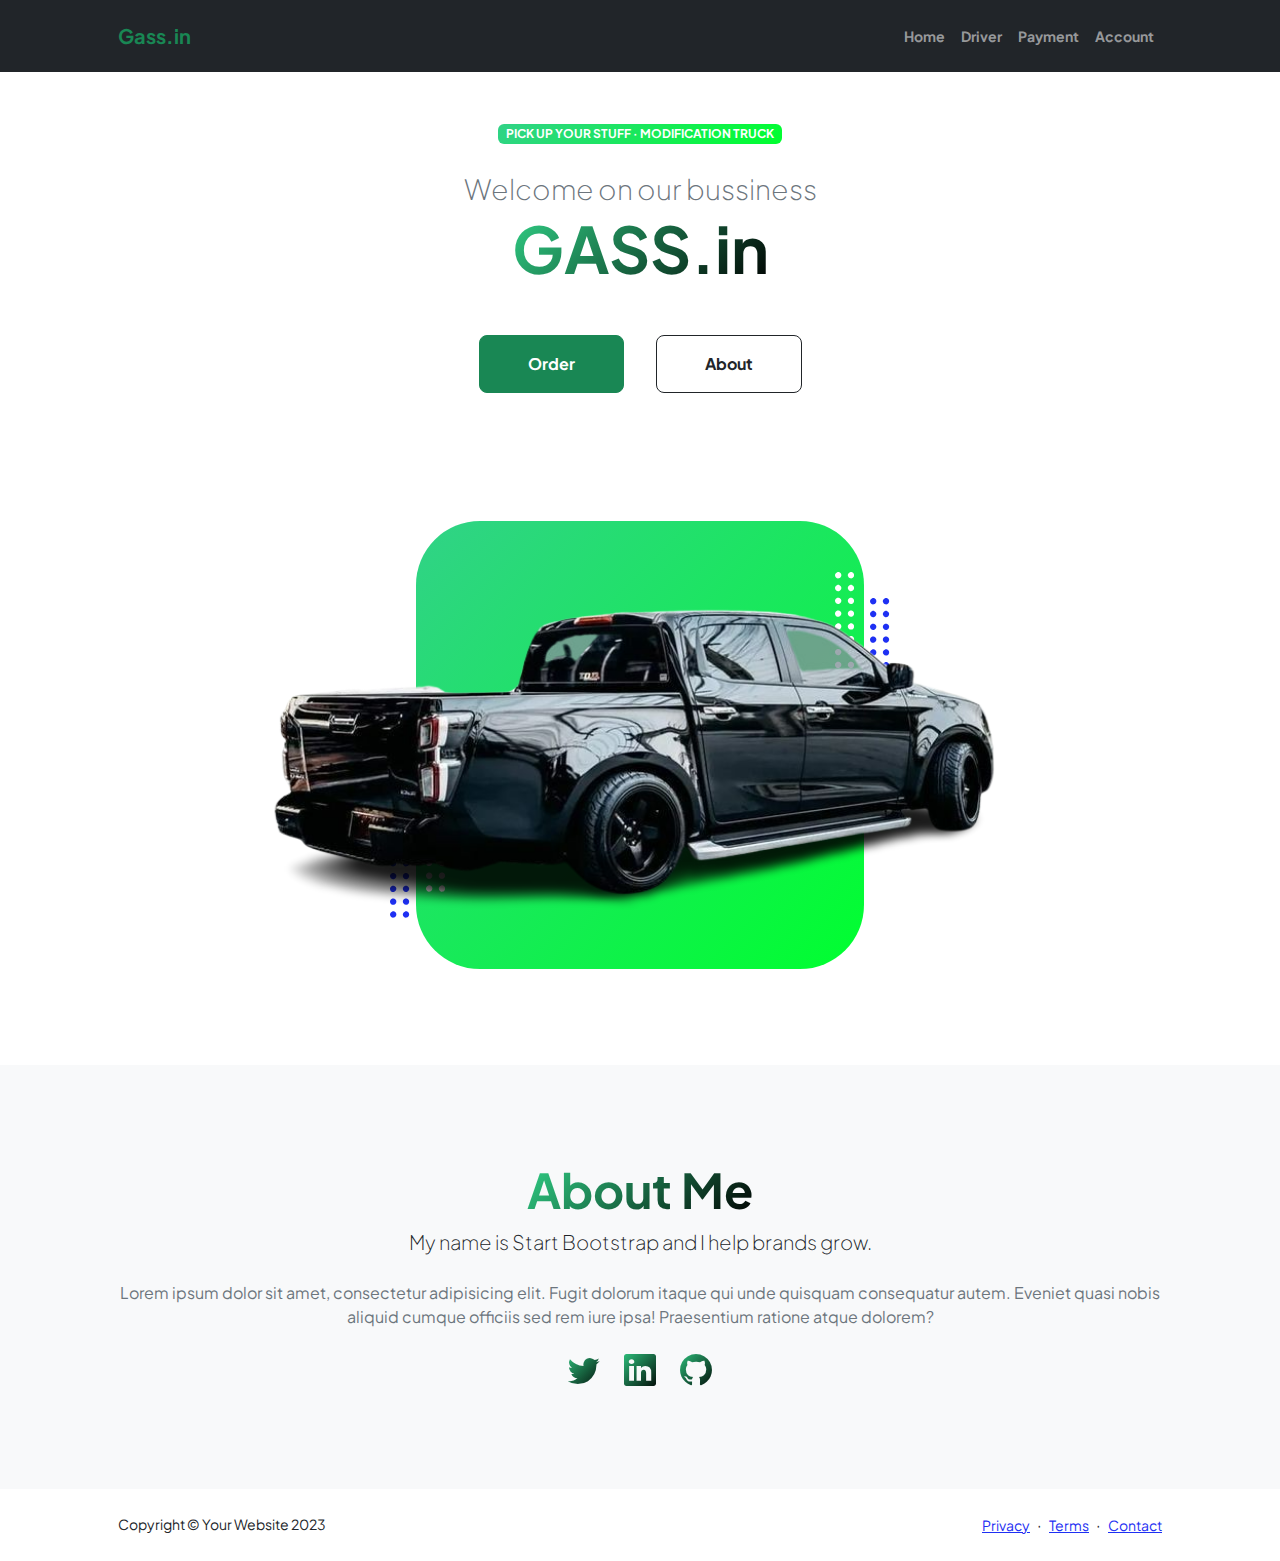
<file: Gassin/index.html>
<!DOCTYPE html>
<html lang="en">
    <head>
        <meta charset="utf-8" />
        <meta name="viewport" content="width=device-width, initial-scale=1, shrink-to-fit=no" />
        <meta name="description" content="" />
        <meta name="author" content="" />
        <title>Gass.in - Pick up your stuff</title>
        <!-- Favicon-->
        <link rel="icon" type="image/x-icon" href="assets/favicon.png" />
        <!-- Custom Google font-->
        <link rel="preconnect" href="https://fonts.googleapis.com" />
        <link rel="preconnect" href="https://fonts.gstatic.com" crossorigin />
        <link href="https://fonts.googleapis.com/css2?family=Plus+Jakarta+Sans:wght@100;200;300;400;500;600;700;800;900&amp;display=swap" rel="stylesheet" />
        <!-- Bootstrap icons-->
        <link href="https://cdn.jsdelivr.net/npm/bootstrap-icons@1.8.1/font/bootstrap-icons.css" rel="stylesheet" />
        <!-- Core theme CSS (includes Bootstrap)-->
        <link href="css/styles.css" rel="stylesheet" />
    </head>
    <body class="d-flex flex-column h-100">
        <main class="flex-shrink-0">
            <!-- Navigation-->
            <nav class="navbar navbar-expand-lg navbar-dark bg-dark py-3">
                <div class="container px-5">
                    <a class="navbar-brand" href="index.html"><span class="fw-bolder text-success">Gass.in</span></a>
                    <button class="navbar-toggler" type="button" data-bs-toggle="collapse" data-bs-target="#navbarSupportedContent" aria-controls="navbarSupportedContent" aria-expanded="false" aria-label="Toggle navigation"><span class="navbar-toggler-icon"></span></button>
                    <div class="collapse navbar-collapse" id="navbarSupportedContent">
                        <ul class="navbar-nav ms-auto mb-2 mb-lg-0 small fw-bolder ">
                            <li class="nav-item"><a class="nav-link" href="index.html">Home</a></li>
                            <li class="nav-item"><a class="nav-link" href="resume.html">Driver</a></li>
                            <li class="nav-item"><a class="nav-link" href="projects.html">Payment</a></li>
                            <li class="nav-item"><a class="nav-link" href="contact.html">Account</a></li>
                        </ul>
                    </div>
                </div>
            </nav>
            <!-- Header-->
            <header class="py-5">
                <div class="container px-5 pb-5">
                    <div class="row gx-5 align-items-center">
                        <div class="col-xxl-5">
                            <!-- Header text content-->
                            <div class="text-center text-xxl-start">
                                <div class="badge bg-gradient-success-to-secondary text-white mb-4"><div class="text-uppercase">Pick up your stuff &middot; Modification truck</div></div>
                                <div class="fs-3 fw-light text-muted">Welcome on our bussiness</div>
                                <h1 class="display-3 fw-bolder mb-5"><span class="text-gradient d-inline">GASS.in</span></h1>
                                <div class="d-grid gap-3 d-sm-flex justify-content-sm-center justify-content-xxl-start mb-3">
                                    <a class="btn btn-success btn-lg px-5 py-3 me-sm-3 fs-6 fw-bolder" href="resume.html">Order</a>
                                    <a class="btn btn-outline-dark btn-lg px-5 py-3 fs-6 fw-bolder" href="projects.html">About</a>
                                </div>
                            </div>
                        </div>
                        <div class="col-xxl-7">
                            <!-- Header profile picture-->
                            <div class="d-flex justify-content-center mt-5 mt-xxl-0">
                                <div class="profile bg-gradient-success-to-secondary">
                                    <!-- TIP: For best results, use a photo with a transparent background like the demo example below-->
                                    <!-- Watch a tutorial on how to do this on YouTube (link)-->
                                    <div class="dots-1">
                                        <!-- SVG Dots-->
                                        <svg version="1.1" xmlns="http://www.w3.org/2000/svg" xmlns:xlink="http://www.w3.org/1999/xlink" x="0px" y="0px" viewBox="0 0 191.6 1215.4" style="enable-background: new 0 0 191.6 1215.4" xml:space="preserve">
                                            <g transform="translate(0.000000,1280.000000) scale(0.100000,-0.100000)">
                                                <path d="M227.7,12788.6c-105-35-200-141-222-248c-43-206,163-412,369-369c155,32,275,190,260,339c-11,105-90,213-190,262        C383.7,12801.6,289.7,12808.6,227.7,12788.6z"></path>
                                                <path d="M1507.7,12788.6c-151-50-253-216-222-362c25-119,136-230,254-255c194-41,395,142,375,339c-11,105-90,213-190,262        C1663.7,12801.6,1569.7,12808.6,1507.7,12788.6z"></path>
                                                <path d="M227.7,11508.6c-105-35-200-141-222-248c-43-206,163-412,369-369c155,32,275,190,260,339c-11,105-90,213-190,262        C383.7,11521.6,289.7,11528.6,227.7,11508.6z"></path>
                                                <path d="M1507.7,11508.6c-151-50-253-216-222-362c25-119,136-230,254-255c194-41,395,142,375,339c-11,105-90,213-190,262        C1663.7,11521.6,1569.7,11528.6,1507.7,11508.6z"></path>
                                                <path d="M227.7,10228.6c-105-35-200-141-222-248c-43-206,163-412,369-369c155,32,275,190,260,339c-11,105-90,213-190,262        C383.7,10241.6,289.7,10248.6,227.7,10228.6z"></path>
                                                <path d="M1507.7,10228.6c-105-35-200-141-222-248c-43-206,163-412,369-369c155,32,275,190,260,339c-11,105-90,213-190,262        C1663.7,10241.6,1569.7,10248.6,1507.7,10228.6z"></path>
                                                <path d="M227.7,8948.6c-105-35-200-141-222-248c-43-206,163-412,369-369c155,32,275,190,260,339c-11,105-90,213-190,262        C383.7,8961.6,289.7,8968.6,227.7,8948.6z"></path>
                                                <path d="M1507.7,8948.6c-105-35-200-141-222-248c-43-206,163-412,369-369c155,32,275,190,260,339c-11,105-90,213-190,262        C1663.7,8961.6,1569.7,8968.6,1507.7,8948.6z"></path>
                                                <path d="M227.7,7668.6c-105-35-200-141-222-248c-43-206,163-412,369-369c155,32,275,190,260,339c-11,105-90,213-190,262        C383.7,7681.6,289.7,7688.6,227.7,7668.6z"></path>
                                                <path d="M1507.7,7668.6c-105-35-200-141-222-248c-43-206,163-412,369-369c155,32,275,190,260,339c-11,105-90,213-190,262        C1663.7,7681.6,1569.7,7688.6,1507.7,7668.6z"></path>
                                                <path d="M227.7,6388.6c-105-35-200-141-222-248c-43-206,163-412,369-369c155,32,275,190,260,339c-11,105-90,213-190,262        C383.7,6401.6,289.7,6408.6,227.7,6388.6z"></path>
                                                <path d="M1507.7,6388.6c-105-35-200-141-222-248c-43-206,163-412,369-369c155,32,275,190,260,339c-11,105-90,213-190,262        C1663.7,6401.6,1569.7,6408.6,1507.7,6388.6z"></path>
                                                <path d="M227.7,5108.6c-105-35-200-141-222-248c-43-206,163-412,369-369c155,32,275,190,260,339c-11,105-90,213-190,262        C383.7,5121.6,289.7,5128.6,227.7,5108.6z"></path>
                                                <path d="M1507.7,5108.6c-105-35-200-141-222-248c-43-206,163-412,369-369c155,32,275,190,260,339c-11,105-90,213-190,262        C1663.7,5121.6,1569.7,5128.6,1507.7,5108.6z"></path>
                                                <path d="M227.7,3828.6c-105-35-200-141-222-248c-43-206,163-412,369-369c155,32,275,190,260,339c-11,105-90,213-190,262        C383.7,3841.6,289.7,3848.6,227.7,3828.6z"></path>
                                                <path d="M1507.7,3828.6c-105-35-200-141-222-248c-43-206,163-412,369-369c155,32,275,190,260,339c-11,105-90,213-190,262        C1663.7,3841.6,1569.7,3848.6,1507.7,3828.6z"></path>
                                                <path d="M227.7,2548.6c-105-35-200-141-222-248c-43-206,163-412,369-369c155,32,275,190,260,339c-11,105-90,213-190,262        C383.7,2561.6,289.7,2568.6,227.7,2548.6z"></path>
                                                <path d="M1507.7,2548.6c-105-35-200-141-222-248c-43-206,163-412,369-369c155,32,275,190,260,339c-11,105-90,213-190,262        C1663.7,2561.6,1569.7,2568.6,1507.7,2548.6z"></path>
                                                <path d="M227.7,1268.6c-105-35-200-141-222-248c-43-206,163-412,369-369c155,32,275,190,260,339c-11,105-90,213-190,262        C383.7,1281.6,289.7,1288.6,227.7,1268.6z"></path>
                                                <path d="M1507.7,1268.6c-105-35-200-141-222-248c-43-206,163-412,369-369c155,32,275,190,260,339c-11,105-90,213-190,262        C1663.7,1281.6,1569.7,1288.6,1507.7,1268.6z"></path>
                                            </g>
                                        </svg>
                                        <!-- END of SVG dots-->
                                    </div>
                                    <div class="dots-2">
                                        <!-- SVG Dots-->
                                        <svg version="1.1" xmlns="http://www.w3.org/2000/svg" xmlns:xlink="http://www.w3.org/1999/xlink" x="0px" y="0px" viewBox="0 0 191.6 1215.4" style="enable-background: new 0 0 191.6 1215.4" xml:space="preserve">
                                            <g transform="translate(0.000000,1280.000000) scale(0.100000,-0.100000)">
                                                <path d="M227.7,12788.6c-105-35-200-141-222-248c-43-206,163-412,369-369c155,32,275,190,260,339c-11,105-90,213-190,262        C383.7,12801.6,289.7,12808.6,227.7,12788.6z"></path>
                                                <path d="M1507.7,12788.6c-151-50-253-216-222-362c25-119,136-230,254-255c194-41,395,142,375,339c-11,105-90,213-190,262        C1663.7,12801.6,1569.7,12808.6,1507.7,12788.6z"></path>
                                                <path d="M227.7,11508.6c-105-35-200-141-222-248c-43-206,163-412,369-369c155,32,275,190,260,339c-11,105-90,213-190,262        C383.7,11521.6,289.7,11528.6,227.7,11508.6z"></path>
                                                <path d="M1507.7,11508.6c-151-50-253-216-222-362c25-119,136-230,254-255c194-41,395,142,375,339c-11,105-90,213-190,262        C1663.7,11521.6,1569.7,11528.6,1507.7,11508.6z"></path>
                                                <path d="M227.7,10228.6c-105-35-200-141-222-248c-43-206,163-412,369-369c155,32,275,190,260,339c-11,105-90,213-190,262        C383.7,10241.6,289.7,10248.6,227.7,10228.6z"></path>
                                                <path d="M1507.7,10228.6c-105-35-200-141-222-248c-43-206,163-412,369-369c155,32,275,190,260,339c-11,105-90,213-190,262        C1663.7,10241.6,1569.7,10248.6,1507.7,10228.6z"></path>
                                                <path d="M227.7,8948.6c-105-35-200-141-222-248c-43-206,163-412,369-369c155,32,275,190,260,339c-11,105-90,213-190,262        C383.7,8961.6,289.7,8968.6,227.7,8948.6z"></path>
                                                <path d="M1507.7,8948.6c-105-35-200-141-222-248c-43-206,163-412,369-369c155,32,275,190,260,339c-11,105-90,213-190,262        C1663.7,8961.6,1569.7,8968.6,1507.7,8948.6z"></path>
                                                <path d="M227.7,7668.6c-105-35-200-141-222-248c-43-206,163-412,369-369c155,32,275,190,260,339c-11,105-90,213-190,262        C383.7,7681.6,289.7,7688.6,227.7,7668.6z"></path>
                                                <path d="M1507.7,7668.6c-105-35-200-141-222-248c-43-206,163-412,369-369c155,32,275,190,260,339c-11,105-90,213-190,262        C1663.7,7681.6,1569.7,7688.6,1507.7,7668.6z"></path>
                                                <path d="M227.7,6388.6c-105-35-200-141-222-248c-43-206,163-412,369-369c155,32,275,190,260,339c-11,105-90,213-190,262        C383.7,6401.6,289.7,6408.6,227.7,6388.6z"></path>
                                                <path d="M1507.7,6388.6c-105-35-200-141-222-248c-43-206,163-412,369-369c155,32,275,190,260,339c-11,105-90,213-190,262        C1663.7,6401.6,1569.7,6408.6,1507.7,6388.6z"></path>
                                                <path d="M227.7,5108.6c-105-35-200-141-222-248c-43-206,163-412,369-369c155,32,275,190,260,339c-11,105-90,213-190,262        C383.7,5121.6,289.7,5128.6,227.7,5108.6z"></path>
                                                <path d="M1507.7,5108.6c-105-35-200-141-222-248c-43-206,163-412,369-369c155,32,275,190,260,339c-11,105-90,213-190,262        C1663.7,5121.6,1569.7,5128.6,1507.7,5108.6z"></path>
                                                <path d="M227.7,3828.6c-105-35-200-141-222-248c-43-206,163-412,369-369c155,32,275,190,260,339c-11,105-90,213-190,262        C383.7,3841.6,289.7,3848.6,227.7,3828.6z"></path>
                                                <path d="M1507.7,3828.6c-105-35-200-141-222-248c-43-206,163-412,369-369c155,32,275,190,260,339c-11,105-90,213-190,262        C1663.7,3841.6,1569.7,3848.6,1507.7,3828.6z"></path>
                                                <path d="M227.7,2548.6c-105-35-200-141-222-248c-43-206,163-412,369-369c155,32,275,190,260,339c-11,105-90,213-190,262        C383.7,2561.6,289.7,2568.6,227.7,2548.6z"></path>
                                                <path d="M1507.7,2548.6c-105-35-200-141-222-248c-43-206,163-412,369-369c155,32,275,190,260,339c-11,105-90,213-190,262        C1663.7,2561.6,1569.7,2568.6,1507.7,2548.6z"></path>
                                                <path d="M227.7,1268.6c-105-35-200-141-222-248c-43-206,163-412,369-369c155,32,275,190,260,339c-11,105-90,213-190,262        C383.7,1281.6,289.7,1288.6,227.7,1268.6z"></path>
                                                <path d="M1507.7,1268.6c-105-35-200-141-222-248c-43-206,163-412,369-369c155,32,275,190,260,339c-11,105-90,213-190,262        C1663.7,1281.6,1569.7,1288.6,1507.7,1268.6z"></path>
                                            </g>
                                        </svg>
                                        <!-- END of SVG dots-->
                                    </div>
                                    <div class="dots-3">
                                        <!-- SVG Dots-->
                                        <svg version="1.1" xmlns="http://www.w3.org/2000/svg" xmlns:xlink="http://www.w3.org/1999/xlink" x="0px" y="0px" viewBox="0 0 191.6 1215.4" style="enable-background: new 0 0 191.6 1215.4" xml:space="preserve">
                                            <g transform="translate(0.000000,1280.000000) scale(0.100000,-0.100000)">
                                                <path d="M227.7,12788.6c-105-35-200-141-222-248c-43-206,163-412,369-369c155,32,275,190,260,339c-11,105-90,213-190,262        C383.7,12801.6,289.7,12808.6,227.7,12788.6z"></path>
                                                <path d="M1507.7,12788.6c-151-50-253-216-222-362c25-119,136-230,254-255c194-41,395,142,375,339c-11,105-90,213-190,262        C1663.7,12801.6,1569.7,12808.6,1507.7,12788.6z"></path>
                                                <path d="M227.7,11508.6c-105-35-200-141-222-248c-43-206,163-412,369-369c155,32,275,190,260,339c-11,105-90,213-190,262        C383.7,11521.6,289.7,11528.6,227.7,11508.6z"></path>
                                                <path d="M1507.7,11508.6c-151-50-253-216-222-362c25-119,136-230,254-255c194-41,395,142,375,339c-11,105-90,213-190,262        C1663.7,11521.6,1569.7,11528.6,1507.7,11508.6z"></path>
                                                <path d="M227.7,10228.6c-105-35-200-141-222-248c-43-206,163-412,369-369c155,32,275,190,260,339c-11,105-90,213-190,262        C383.7,10241.6,289.7,10248.6,227.7,10228.6z"></path>
                                                <path d="M1507.7,10228.6c-105-35-200-141-222-248c-43-206,163-412,369-369c155,32,275,190,260,339c-11,105-90,213-190,262        C1663.7,10241.6,1569.7,10248.6,1507.7,10228.6z"></path>
                                                <path d="M227.7,8948.6c-105-35-200-141-222-248c-43-206,163-412,369-369c155,32,275,190,260,339c-11,105-90,213-190,262        C383.7,8961.6,289.7,8968.6,227.7,8948.6z"></path>
                                                <path d="M1507.7,8948.6c-105-35-200-141-222-248c-43-206,163-412,369-369c155,32,275,190,260,339c-11,105-90,213-190,262        C1663.7,8961.6,1569.7,8968.6,1507.7,8948.6z"></path>
                                                <path d="M227.7,7668.6c-105-35-200-141-222-248c-43-206,163-412,369-369c155,32,275,190,260,339c-11,105-90,213-190,262        C383.7,7681.6,289.7,7688.6,227.7,7668.6z"></path>
                                                <path d="M1507.7,7668.6c-105-35-200-141-222-248c-43-206,163-412,369-369c155,32,275,190,260,339c-11,105-90,213-190,262        C1663.7,7681.6,1569.7,7688.6,1507.7,7668.6z"></path>
                                                <path d="M227.7,6388.6c-105-35-200-141-222-248c-43-206,163-412,369-369c155,32,275,190,260,339c-11,105-90,213-190,262        C383.7,6401.6,289.7,6408.6,227.7,6388.6z"></path>
                                                <path d="M1507.7,6388.6c-105-35-200-141-222-248c-43-206,163-412,369-369c155,32,275,190,260,339c-11,105-90,213-190,262        C1663.7,6401.6,1569.7,6408.6,1507.7,6388.6z"></path>
                                                <path d="M227.7,5108.6c-105-35-200-141-222-248c-43-206,163-412,369-369c155,32,275,190,260,339c-11,105-90,213-190,262        C383.7,5121.6,289.7,5128.6,227.7,5108.6z"></path>
                                                <path d="M1507.7,5108.6c-105-35-200-141-222-248c-43-206,163-412,369-369c155,32,275,190,260,339c-11,105-90,213-190,262        C1663.7,5121.6,1569.7,5128.6,1507.7,5108.6z"></path>
                                                <path d="M227.7,3828.6c-105-35-200-141-222-248c-43-206,163-412,369-369c155,32,275,190,260,339c-11,105-90,213-190,262        C383.7,3841.6,289.7,3848.6,227.7,3828.6z"></path>
                                                <path d="M1507.7,3828.6c-105-35-200-141-222-248c-43-206,163-412,369-369c155,32,275,190,260,339c-11,105-90,213-190,262        C1663.7,3841.6,1569.7,3848.6,1507.7,3828.6z"></path>
                                                <path d="M227.7,2548.6c-105-35-200-141-222-248c-43-206,163-412,369-369c155,32,275,190,260,339c-11,105-90,213-190,262        C383.7,2561.6,289.7,2568.6,227.7,2548.6z"></path>
                                                <path d="M1507.7,2548.6c-105-35-200-141-222-248c-43-206,163-412,369-369c155,32,275,190,260,339c-11,105-90,213-190,262        C1663.7,2561.6,1569.7,2568.6,1507.7,2548.6z"></path>
                                                <path d="M227.7,1268.6c-105-35-200-141-222-248c-43-206,163-412,369-369c155,32,275,190,260,339c-11,105-90,213-190,262        C383.7,1281.6,289.7,1288.6,227.7,1268.6z"></path>
                                                <path d="M1507.7,1268.6c-105-35-200-141-222-248c-43-206,163-412,369-369c155,32,275,190,260,339c-11,105-90,213-190,262        C1663.7,1281.6,1569.7,1288.6,1507.7,1268.6z"></path>
                                            </g>
                                        </svg>
                                        <!-- END of SVG dots-->
                                    </div>
                                    <div class="dots-4">
                                        <!-- SVG Dots-->
                                        <svg version="1.1" xmlns="http://www.w3.org/2000/svg" xmlns:xlink="http://www.w3.org/1999/xlink" x="0px" y="0px" viewBox="0 0 191.6 1215.4" style="enable-background: new 0 0 191.6 1215.4" xml:space="preserve">
                                            <g transform="translate(0.000000,1280.000000) scale(0.100000,-0.100000)">
                                                <path d="M227.7,12788.6c-105-35-200-141-222-248c-43-206,163-412,369-369c155,32,275,190,260,339c-11,105-90,213-190,262        C383.7,12801.6,289.7,12808.6,227.7,12788.6z"></path>
                                                <path d="M1507.7,12788.6c-151-50-253-216-222-362c25-119,136-230,254-255c194-41,395,142,375,339c-11,105-90,213-190,262        C1663.7,12801.6,1569.7,12808.6,1507.7,12788.6z"></path>
                                                <path d="M227.7,11508.6c-105-35-200-141-222-248c-43-206,163-412,369-369c155,32,275,190,260,339c-11,105-90,213-190,262        C383.7,11521.6,289.7,11528.6,227.7,11508.6z"></path>
                                                <path d="M1507.7,11508.6c-151-50-253-216-222-362c25-119,136-230,254-255c194-41,395,142,375,339c-11,105-90,213-190,262        C1663.7,11521.6,1569.7,11528.6,1507.7,11508.6z"></path>
                                                <path d="M227.7,10228.6c-105-35-200-141-222-248c-43-206,163-412,369-369c155,32,275,190,260,339c-11,105-90,213-190,262        C383.7,10241.6,289.7,10248.6,227.7,10228.6z"></path>
                                                <path d="M1507.7,10228.6c-105-35-200-141-222-248c-43-206,163-412,369-369c155,32,275,190,260,339c-11,105-90,213-190,262        C1663.7,10241.6,1569.7,10248.6,1507.7,10228.6z"></path>
                                                <path d="M227.7,8948.6c-105-35-200-141-222-248c-43-206,163-412,369-369c155,32,275,190,260,339c-11,105-90,213-190,262        C383.7,8961.6,289.7,8968.6,227.7,8948.6z"></path>
                                                <path d="M1507.7,8948.6c-105-35-200-141-222-248c-43-206,163-412,369-369c155,32,275,190,260,339c-11,105-90,213-190,262        C1663.7,8961.6,1569.7,8968.6,1507.7,8948.6z"></path>
                                                <path d="M227.7,7668.6c-105-35-200-141-222-248c-43-206,163-412,369-369c155,32,275,190,260,339c-11,105-90,213-190,262        C383.7,7681.6,289.7,7688.6,227.7,7668.6z"></path>
                                                <path d="M1507.7,7668.6c-105-35-200-141-222-248c-43-206,163-412,369-369c155,32,275,190,260,339c-11,105-90,213-190,262        C1663.7,7681.6,1569.7,7688.6,1507.7,7668.6z"></path>
                                                <path d="M227.7,6388.6c-105-35-200-141-222-248c-43-206,163-412,369-369c155,32,275,190,260,339c-11,105-90,213-190,262        C383.7,6401.6,289.7,6408.6,227.7,6388.6z"></path>
                                                <path d="M1507.7,6388.6c-105-35-200-141-222-248c-43-206,163-412,369-369c155,32,275,190,260,339c-11,105-90,213-190,262        C1663.7,6401.6,1569.7,6408.6,1507.7,6388.6z"></path>
                                                <path d="M227.7,5108.6c-105-35-200-141-222-248c-43-206,163-412,369-369c155,32,275,190,260,339c-11,105-90,213-190,262        C383.7,5121.6,289.7,5128.6,227.7,5108.6z"></path>
                                                <path d="M1507.7,5108.6c-105-35-200-141-222-248c-43-206,163-412,369-369c155,32,275,190,260,339c-11,105-90,213-190,262        C1663.7,5121.6,1569.7,5128.6,1507.7,5108.6z"></path>
                                                <path d="M227.7,3828.6c-105-35-200-141-222-248c-43-206,163-412,369-369c155,32,275,190,260,339c-11,105-90,213-190,262        C383.7,3841.6,289.7,3848.6,227.7,3828.6z"></path>
                                                <path d="M1507.7,3828.6c-105-35-200-141-222-248c-43-206,163-412,369-369c155,32,275,190,260,339c-11,105-90,213-190,262        C1663.7,3841.6,1569.7,3848.6,1507.7,3828.6z"></path>
                                                <path d="M227.7,2548.6c-105-35-200-141-222-248c-43-206,163-412,369-369c155,32,275,190,260,339c-11,105-90,213-190,262        C383.7,2561.6,289.7,2568.6,227.7,2548.6z"></path>
                                                <path d="M1507.7,2548.6c-105-35-200-141-222-248c-43-206,163-412,369-369c155,32,275,190,260,339c-11,105-90,213-190,262        C1663.7,2561.6,1569.7,2568.6,1507.7,2548.6z"></path>
                                                <path d="M227.7,1268.6c-105-35-200-141-222-248c-43-206,163-412,369-369c155,32,275,190,260,339c-11,105-90,213-190,262        C383.7,1281.6,289.7,1288.6,227.7,1268.6z"></path>
                                                <path d="M1507.7,1268.6c-105-35-200-141-222-248c-43-206,163-412,369-369c155,32,275,190,260,339c-11,105-90,213-190,262        C1663.7,1281.6,1569.7,1288.6,1507.7,1268.6z"></path>
                                            </g>
                                        </svg>
                                        <!-- END of SVG dots-->
                                    </div>
                                    <img class="profile-img" src="assets/header-car.png" alt="..." />
                                    
                                </div>
                            </div>
                        </div>
                    </div>
                </div>
            </header>
            <!-- About Section-->
            <section class="bg-light py-5">
                <div class="container px-5">
                    <div class="row gx-5 justify-content-center">
                        <div class="col-xxl-8">
                            <div class="text-center my-5">
                                <h2 class="display-5 fw-bolder"><span class="text-gradient d-inline">About Me</span></h2>
                                <p class="lead fw-light mb-4">My name is Start Bootstrap and I help brands grow.</p>
                                <p class="text-muted">Lorem ipsum dolor sit amet, consectetur adipisicing elit. Fugit dolorum itaque qui unde quisquam consequatur autem. Eveniet quasi nobis aliquid cumque officiis sed rem iure ipsa! Praesentium ratione atque dolorem?</p>
                                <div class="d-flex justify-content-center fs-2 gap-4">
                                    <a class="text-gradient" href="#!"><i class="bi bi-twitter"></i></a>
                                    <a class="text-gradient" href="#!"><i class="bi bi-linkedin"></i></a>
                                    <a class="text-gradient" href="#!"><i class="bi bi-github"></i></a>
                                </div>
                            </div>
                        </div>
                    </div>
                </div>
            </section>
        </main>
        <!-- Footer-->
        <footer class="bg-white py-4 mt-auto">
            <div class="container px-5">
                <div class="row align-items-center justify-content-between flex-column flex-sm-row">
                    <div class="col-auto"><div class="small m-0">Copyright &copy; Your Website 2023</div></div>
                    <div class="col-auto">
                        <a class="small" href="#!">Privacy</a>
                        <span class="mx-1">&middot;</span>
                        <a class="small" href="#!">Terms</a>
                        <span class="mx-1">&middot;</span>
                        <a class="small" href="#!">Contact</a>
                    </div>
                </div>
            </div>
        </footer>
        <!-- Bootstrap core JS-->
        <script src="https://cdn.jsdelivr.net/npm/bootstrap@5.2.3/dist/js/bootstrap.bundle.min.js"></script>
        <!-- Core theme JS-->
        <script src="js/scripts.js"></script>
    </body>
</html>
</file>
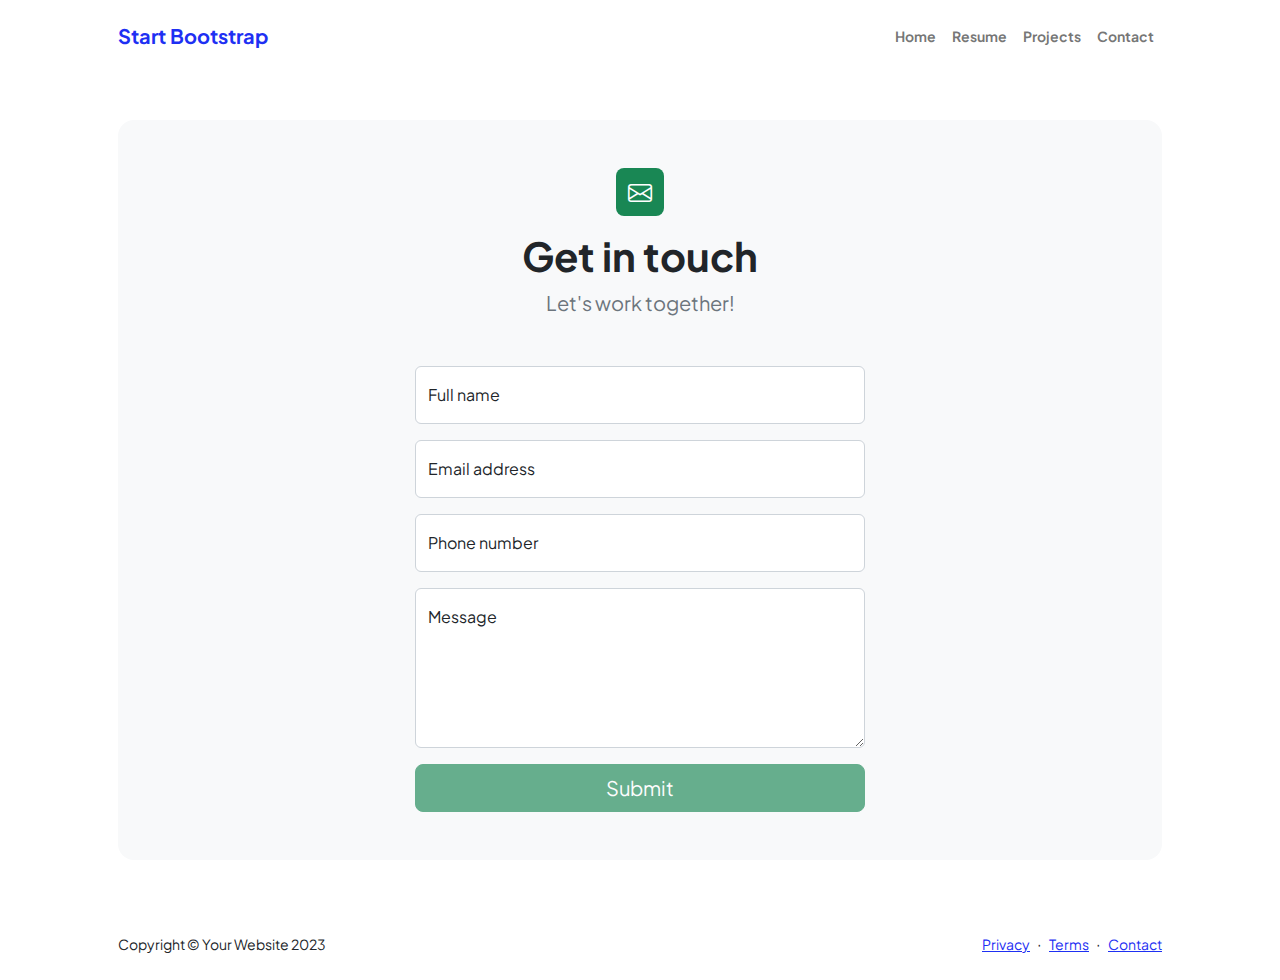
<file: Gassin/contact.html>
<!DOCTYPE html>
<html lang="en">
    <head>
        <meta charset="utf-8" />
        <meta name="viewport" content="width=device-width, initial-scale=1, shrink-to-fit=no" />
        <meta name="description" content />
        <meta name="author" content />
        <title>Modern Business - Start Bootstrap Template</title>
        <!-- Favicon-->
        <link rel="icon" type="image/x-icon" href="assets/favicon.ico" />
        <!-- Custom Google font-->
        <link rel="preconnect" href="https://fonts.googleapis.com" />
        <link rel="preconnect" href="https://fonts.gstatic.com" crossorigin />
        <link href="https://fonts.googleapis.com/css2?family=Plus+Jakarta+Sans:wght@100;200;300;400;500;600;700;800;900&amp;display=swap" rel="stylesheet" />
        <!-- Bootstrap icons-->
        <link href="https://cdn.jsdelivr.net/npm/bootstrap-icons@1.8.1/font/bootstrap-icons.css" rel="stylesheet" />
        <!-- Core theme CSS (includes Bootstrap)-->
        <link href="css/styles.css" rel="stylesheet" />
    </head>
    <body class="d-flex flex-column">
        <main class="flex-shrink-0">
            <!-- Navigation-->
            <nav class="navbar navbar-expand-lg navbar-light bg-white py-3">
                <div class="container px-5">
                    <a class="navbar-brand" href="index.html"><span class="fw-bolder text-primary">Start Bootstrap</span></a>
                    <button class="navbar-toggler" type="button" data-bs-toggle="collapse" data-bs-target="#navbarSupportedContent" aria-controls="navbarSupportedContent" aria-expanded="false" aria-label="Toggle navigation"><span class="navbar-toggler-icon"></span></button>
                    <div class="collapse navbar-collapse" id="navbarSupportedContent">
                        <ul class="navbar-nav ms-auto mb-2 mb-lg-0 small fw-bolder">
                            <li class="nav-item"><a class="nav-link" href="index.html">Home</a></li>
                            <li class="nav-item"><a class="nav-link" href="resume.html">Resume</a></li>
                            <li class="nav-item"><a class="nav-link" href="projects.html">Projects</a></li>
                            <li class="nav-item"><a class="nav-link" href="contact.html">Contact</a></li>
                        </ul>
                    </div>
                </div>
            </nav>
            <!-- Page content-->
            <section class="py-5">
                <div class="container px-5">
                    <!-- Contact form-->
                    <div class="bg-light rounded-4 py-5 px-4 px-md-5">
                        <div class="text-center mb-5">
                            <div class="feature bg-success bg-gradient-primary-to-secondary text-white rounded-3 mb-3"><i class="bi bi-envelope"></i></div>
                            <h1 class="fw-bolder">Get in touch</h1>
                            <p class="lead fw-normal text-muted mb-0">Let's work together!</p>
                        </div>
                        <div class="row gx-5 justify-content-center">
                            <div class="col-lg-8 col-xl-6">
                                <!-- * * * * * * * * * * * * * * *-->
                                <!-- * * SB Forms Contact Form * *-->
                                <!-- * * * * * * * * * * * * * * *-->
                                <!-- This form is pre-integrated with SB Forms.-->
                                <!-- To make this form functional, sign up at-->
                                <!-- https://startbootstrap.com/solution/contact-forms-->
                                <!-- to get an API token!-->
                                <form id="contactForm" data-sb-form-api-token="API_TOKEN">
                                    <!-- Name input-->
                                    <div class="form-floating mb-3">
                                        <input class="form-control" id="name" type="text" placeholder="Enter your name..." data-sb-validations="required" />
                                        <label for="name">Full name</label>
                                        <div class="invalid-feedback" data-sb-feedback="name:required">A name is required.</div>
                                    </div>
                                    <!-- Email address input-->
                                    <div class="form-floating mb-3">
                                        <input class="form-control" id="email" type="email" placeholder="name@example.com" data-sb-validations="required,email" />
                                        <label for="email">Email address</label>
                                        <div class="invalid-feedback" data-sb-feedback="email:required">An email is required.</div>
                                        <div class="invalid-feedback" data-sb-feedback="email:email">Email is not valid.</div>
                                    </div>
                                    <!-- Phone number input-->
                                    <div class="form-floating mb-3">
                                        <input class="form-control" id="phone" type="tel" placeholder="(123) 456-7890" data-sb-validations="required" />
                                        <label for="phone">Phone number</label>
                                        <div class="invalid-feedback" data-sb-feedback="phone:required">A phone number is required.</div>
                                    </div>
                                    <!-- Message input-->
                                    <div class="form-floating mb-3">
                                        <textarea class="form-control" id="message" type="text" placeholder="Enter your message here..." style="height: 10rem" data-sb-validations="required"></textarea>
                                        <label for="message">Message</label>
                                        <div class="invalid-feedback" data-sb-feedback="message:required">A message is required.</div>
                                    </div>
                                    <!-- Submit success message-->
                                    <!---->
                                    <!-- This is what your users will see when the form-->
                                    <!-- has successfully submitted-->
                                    <div class="d-none" id="submitSuccessMessage">
                                        <div class="text-center mb-3">
                                            <div class="fw-bolder">Form submission successful!</div>
                                            To activate this form, sign up at
                                            <br />
                                            <a href="https://startbootstrap.com/solution/contact-forms">https://startbootstrap.com/solution/contact-forms</a>
                                        </div>
                                    </div>
                                    <!-- Submit error message-->
                                    <!---->
                                    <!-- This is what your users will see when there is-->
                                    <!-- an error submitting the form-->
                                    <div class="d-none" id="submitErrorMessage"><div class="text-center text-danger mb-3">Error sending message!</div></div>
                                    <!-- Submit Button-->
                                    <div class="d-grid"><button class="btn btn-success btn-lg disabled" id="submitButton" type="submit">Submit</button></div>
                                </form>
                            </div>
                        </div>
                    </div>
                </div>
            </section>
        </main>
        <!-- Footer-->
        <footer class="bg-white py-4 mt-auto">
            <div class="container px-5">
                <div class="row align-items-center justify-content-between flex-column flex-sm-row">
                    <div class="col-auto"><div class="small m-0">Copyright &copy; Your Website 2023</div></div>
                    <div class="col-auto">
                        <a class="small" href="#!">Privacy</a>
                        <span class="mx-1">&middot;</span>
                        <a class="small" href="#!">Terms</a>
                        <span class="mx-1">&middot;</span>
                        <a class="small" href="#!">Contact</a>
                    </div>
                </div>
            </div>
        </footer>
        <!-- Bootstrap core JS-->
        <script src="https://cdn.jsdelivr.net/npm/bootstrap@5.2.3/dist/js/bootstrap.bundle.min.js"></script>
        <!-- Core theme JS-->
        <script src="js/scripts.js"></script>
        <!-- * * * * * * * * * * * * * * * * * * * * * * * * * * * * * * * * * * * * * * * *-->
        <!-- * *                               SB Forms JS                               * *-->
        <!-- * * Activate your form at https://startbootstrap.com/solution/contact-forms * *-->
        <!-- * * * * * * * * * * * * * * * * * * * * * * * * * * * * * * * * * * * * * * * *-->
        <script src="https://cdn.startbootstrap.com/sb-forms-latest.js"></script>
    </body>
</html>
</file>
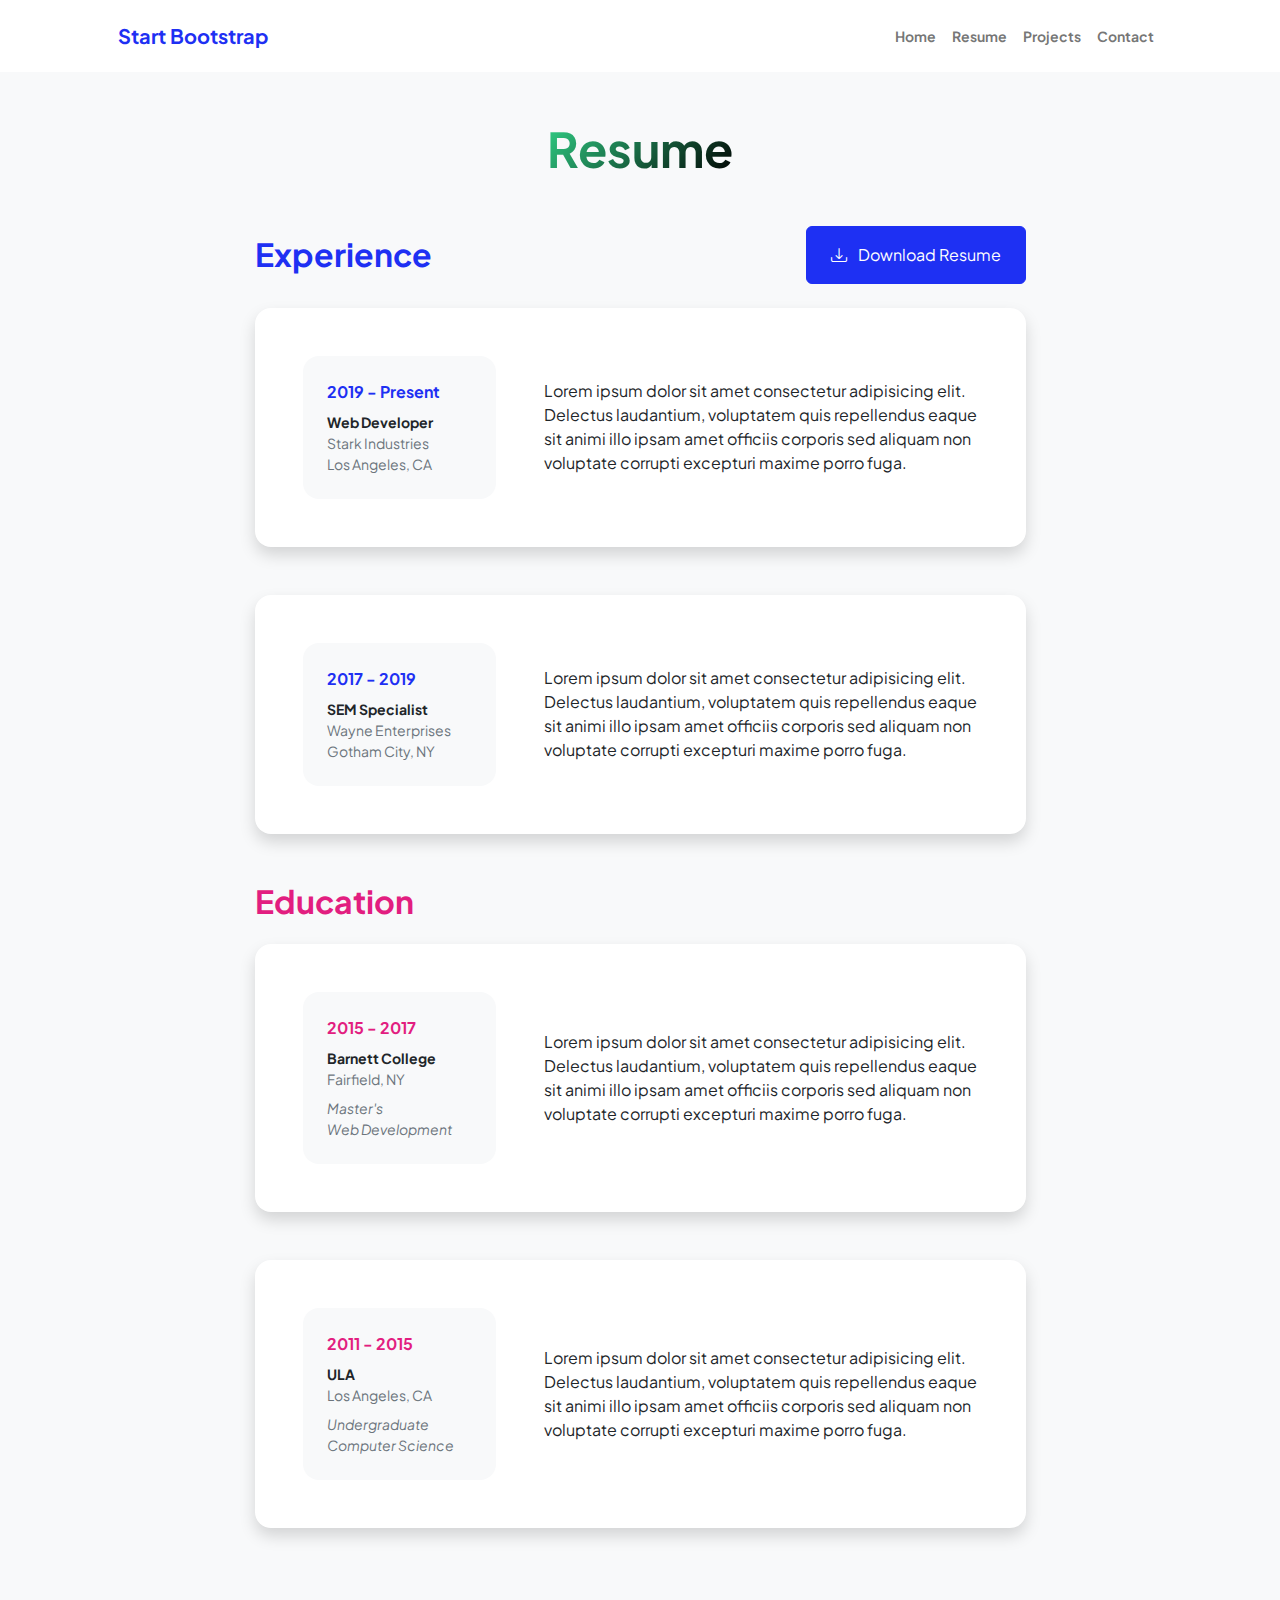
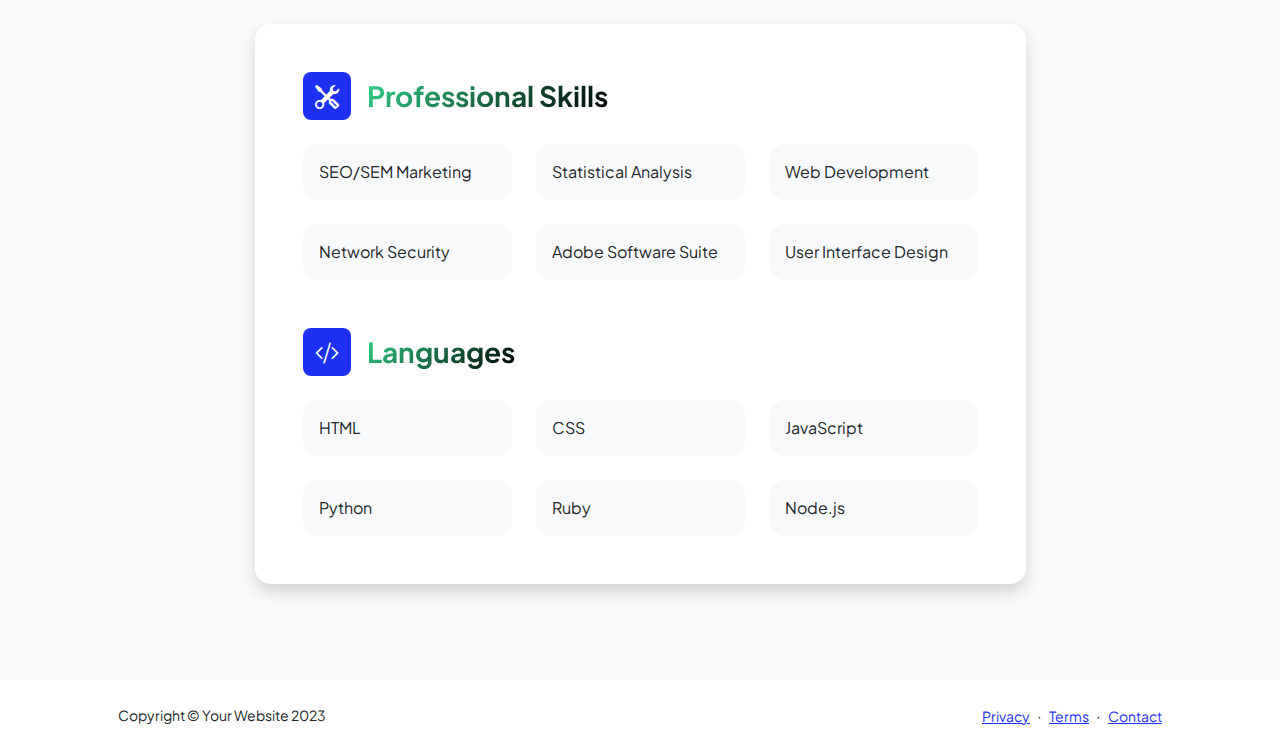
<file: Gassin/resume.html>
<!DOCTYPE html>
<html lang="en">
    <head>
        <meta charset="utf-8" />
        <meta name="viewport" content="width=device-width, initial-scale=1, shrink-to-fit=no" />
        <meta name="description" content="" />
        <meta name="author" content="" />
        <title>Personal - Start Bootstrap Template</title>
        <!-- Favicon-->
        <link rel="icon" type="image/x-icon" href="assets/favicon.ico" />
        <!-- Custom Google font-->
        <link rel="preconnect" href="https://fonts.googleapis.com" />
        <link rel="preconnect" href="https://fonts.gstatic.com" crossorigin />
        <link href="https://fonts.googleapis.com/css2?family=Plus+Jakarta+Sans:wght@100;200;300;400;500;600;700;800;900&amp;display=swap" rel="stylesheet" />
        <!-- Bootstrap icons-->
        <link href="https://cdn.jsdelivr.net/npm/bootstrap-icons@1.8.1/font/bootstrap-icons.css" rel="stylesheet" />
        <!-- Core theme CSS (includes Bootstrap)-->
        <link href="css/styles.css" rel="stylesheet" />
    </head>
    <body class="d-flex flex-column h-100 bg-light">
        <main class="flex-shrink-0">
            <!-- Navigation-->
            <nav class="navbar navbar-expand-lg navbar-light bg-white py-3">
                <div class="container px-5">
                    <a class="navbar-brand" href="index.html"><span class="fw-bolder text-primary">Start Bootstrap</span></a>
                    <button class="navbar-toggler" type="button" data-bs-toggle="collapse" data-bs-target="#navbarSupportedContent" aria-controls="navbarSupportedContent" aria-expanded="false" aria-label="Toggle navigation"><span class="navbar-toggler-icon"></span></button>
                    <div class="collapse navbar-collapse" id="navbarSupportedContent">
                        <ul class="navbar-nav ms-auto mb-2 mb-lg-0 small fw-bolder">
                            <li class="nav-item"><a class="nav-link" href="index.html">Home</a></li>
                            <li class="nav-item"><a class="nav-link" href="resume.html">Resume</a></li>
                            <li class="nav-item"><a class="nav-link" href="projects.html">Projects</a></li>
                            <li class="nav-item"><a class="nav-link" href="contact.html">Contact</a></li>
                        </ul>
                    </div>
                </div>
            </nav>
            <!-- Page Content-->
            <div class="container px-5 my-5">
                <div class="text-center mb-5">
                    <h1 class="display-5 fw-bolder mb-0"><span class="text-gradient d-inline">Resume</span></h1>
                </div>
                <div class="row gx-5 justify-content-center">
                    <div class="col-lg-11 col-xl-9 col-xxl-8">
                        <!-- Experience Section-->
                        <section>
                            <div class="d-flex align-items-center justify-content-between mb-4">
                                <h2 class="text-primary fw-bolder mb-0">Experience</h2>
                                <!-- Download resume button-->
                                <!-- Note: Set the link href target to a PDF file within your project-->
                                <a class="btn btn-primary px-4 py-3" href="#!">
                                    <div class="d-inline-block bi bi-download me-2"></div>
                                    Download Resume
                                </a>
                            </div>
                            <!-- Experience Card 1-->
                            <div class="card shadow border-0 rounded-4 mb-5">
                                <div class="card-body p-5">
                                    <div class="row align-items-center gx-5">
                                        <div class="col text-center text-lg-start mb-4 mb-lg-0">
                                            <div class="bg-light p-4 rounded-4">
                                                <div class="text-primary fw-bolder mb-2">2019 - Present</div>
                                                <div class="small fw-bolder">Web Developer</div>
                                                <div class="small text-muted">Stark Industries</div>
                                                <div class="small text-muted">Los Angeles, CA</div>
                                            </div>
                                        </div>
                                        <div class="col-lg-8"><div>Lorem ipsum dolor sit amet consectetur adipisicing elit. Delectus laudantium, voluptatem quis repellendus eaque sit animi illo ipsam amet officiis corporis sed aliquam non voluptate corrupti excepturi maxime porro fuga.</div></div>
                                    </div>
                                </div>
                            </div>
                            <!-- Experience Card 2-->
                            <div class="card shadow border-0 rounded-4 mb-5">
                                <div class="card-body p-5">
                                    <div class="row align-items-center gx-5">
                                        <div class="col text-center text-lg-start mb-4 mb-lg-0">
                                            <div class="bg-light p-4 rounded-4">
                                                <div class="text-primary fw-bolder mb-2">2017 - 2019</div>
                                                <div class="small fw-bolder">SEM Specialist</div>
                                                <div class="small text-muted">Wayne Enterprises</div>
                                                <div class="small text-muted">Gotham City, NY</div>
                                            </div>
                                        </div>
                                        <div class="col-lg-8"><div>Lorem ipsum dolor sit amet consectetur adipisicing elit. Delectus laudantium, voluptatem quis repellendus eaque sit animi illo ipsam amet officiis corporis sed aliquam non voluptate corrupti excepturi maxime porro fuga.</div></div>
                                    </div>
                                </div>
                            </div>
                        </section>
                        <!-- Education Section-->
                        <section>
                            <h2 class="text-secondary fw-bolder mb-4">Education</h2>
                            <!-- Education Card 1-->
                            <div class="card shadow border-0 rounded-4 mb-5">
                                <div class="card-body p-5">
                                    <div class="row align-items-center gx-5">
                                        <div class="col text-center text-lg-start mb-4 mb-lg-0">
                                            <div class="bg-light p-4 rounded-4">
                                                <div class="text-secondary fw-bolder mb-2">2015 - 2017</div>
                                                <div class="mb-2">
                                                    <div class="small fw-bolder">Barnett College</div>
                                                    <div class="small text-muted">Fairfield, NY</div>
                                                </div>
                                                <div class="fst-italic">
                                                    <div class="small text-muted">Master's</div>
                                                    <div class="small text-muted">Web Development</div>
                                                </div>
                                            </div>
                                        </div>
                                        <div class="col-lg-8"><div>Lorem ipsum dolor sit amet consectetur adipisicing elit. Delectus laudantium, voluptatem quis repellendus eaque sit animi illo ipsam amet officiis corporis sed aliquam non voluptate corrupti excepturi maxime porro fuga.</div></div>
                                    </div>
                                </div>
                            </div>
                            <!-- Education Card 2-->
                            <div class="card shadow border-0 rounded-4 mb-5">
                                <div class="card-body p-5">
                                    <div class="row align-items-center gx-5">
                                        <div class="col text-center text-lg-start mb-4 mb-lg-0">
                                            <div class="bg-light p-4 rounded-4">
                                                <div class="text-secondary fw-bolder mb-2">2011 - 2015</div>
                                                <div class="mb-2">
                                                    <div class="small fw-bolder">ULA</div>
                                                    <div class="small text-muted">Los Angeles, CA</div>
                                                </div>
                                                <div class="fst-italic">
                                                    <div class="small text-muted">Undergraduate</div>
                                                    <div class="small text-muted">Computer Science</div>
                                                </div>
                                            </div>
                                        </div>
                                        <div class="col-lg-8"><div>Lorem ipsum dolor sit amet consectetur adipisicing elit. Delectus laudantium, voluptatem quis repellendus eaque sit animi illo ipsam amet officiis corporis sed aliquam non voluptate corrupti excepturi maxime porro fuga.</div></div>
                                    </div>
                                </div>
                            </div>
                        </section>
                        <!-- Divider-->
                        <div class="pb-5"></div>
                        <!-- Skills Section-->
                        <section>
                            <!-- Skillset Card-->
                            <div class="card shadow border-0 rounded-4 mb-5">
                                <div class="card-body p-5">
                                    <!-- Professional skills list-->
                                    <div class="mb-5">
                                        <div class="d-flex align-items-center mb-4">
                                            <div class="feature bg-primary bg-gradient-primary-to-secondary text-white rounded-3 me-3"><i class="bi bi-tools"></i></div>
                                            <h3 class="fw-bolder mb-0"><span class="text-gradient d-inline">Professional Skills</span></h3>
                                        </div>
                                        <div class="row row-cols-1 row-cols-md-3 mb-4">
                                            <div class="col mb-4 mb-md-0"><div class="d-flex align-items-center bg-light rounded-4 p-3 h-100">SEO/SEM Marketing</div></div>
                                            <div class="col mb-4 mb-md-0"><div class="d-flex align-items-center bg-light rounded-4 p-3 h-100">Statistical Analysis</div></div>
                                            <div class="col"><div class="d-flex align-items-center bg-light rounded-4 p-3 h-100">Web Development</div></div>
                                        </div>
                                        <div class="row row-cols-1 row-cols-md-3">
                                            <div class="col mb-4 mb-md-0"><div class="d-flex align-items-center bg-light rounded-4 p-3 h-100">Network Security</div></div>
                                            <div class="col mb-4 mb-md-0"><div class="d-flex align-items-center bg-light rounded-4 p-3 h-100">Adobe Software Suite</div></div>
                                            <div class="col"><div class="d-flex align-items-center bg-light rounded-4 p-3 h-100">User Interface Design</div></div>
                                        </div>
                                    </div>
                                    <!-- Languages list-->
                                    <div class="mb-0">
                                        <div class="d-flex align-items-center mb-4">
                                            <div class="feature bg-primary bg-gradient-primary-to-secondary text-white rounded-3 me-3"><i class="bi bi-code-slash"></i></div>
                                            <h3 class="fw-bolder mb-0"><span class="text-gradient d-inline">Languages</span></h3>
                                        </div>
                                        <div class="row row-cols-1 row-cols-md-3 mb-4">
                                            <div class="col mb-4 mb-md-0"><div class="d-flex align-items-center bg-light rounded-4 p-3 h-100">HTML</div></div>
                                            <div class="col mb-4 mb-md-0"><div class="d-flex align-items-center bg-light rounded-4 p-3 h-100">CSS</div></div>
                                            <div class="col"><div class="d-flex align-items-center bg-light rounded-4 p-3 h-100">JavaScript</div></div>
                                        </div>
                                        <div class="row row-cols-1 row-cols-md-3">
                                            <div class="col mb-4 mb-md-0"><div class="d-flex align-items-center bg-light rounded-4 p-3 h-100">Python</div></div>
                                            <div class="col mb-4 mb-md-0"><div class="d-flex align-items-center bg-light rounded-4 p-3 h-100">Ruby</div></div>
                                            <div class="col"><div class="d-flex align-items-center bg-light rounded-4 p-3 h-100">Node.js</div></div>
                                        </div>
                                    </div>
                                </div>
                            </div>
                        </section>
                    </div>
                </div>
            </div>
        </main>
        <!-- Footer-->
        <footer class="bg-white py-4 mt-auto">
            <div class="container px-5">
                <div class="row align-items-center justify-content-between flex-column flex-sm-row">
                    <div class="col-auto"><div class="small m-0">Copyright &copy; Your Website 2023</div></div>
                    <div class="col-auto">
                        <a class="small" href="#!">Privacy</a>
                        <span class="mx-1">&middot;</span>
                        <a class="small" href="#!">Terms</a>
                        <span class="mx-1">&middot;</span>
                        <a class="small" href="#!">Contact</a>
                    </div>
                </div>
            </div>
        </footer>
        <!-- Bootstrap core JS-->
        <script src="https://cdn.jsdelivr.net/npm/bootstrap@5.2.3/dist/js/bootstrap.bundle.min.js"></script>
        <!-- Core theme JS-->
        <script src="js/scripts.js"></script>
    </body>
</html>
</file>
